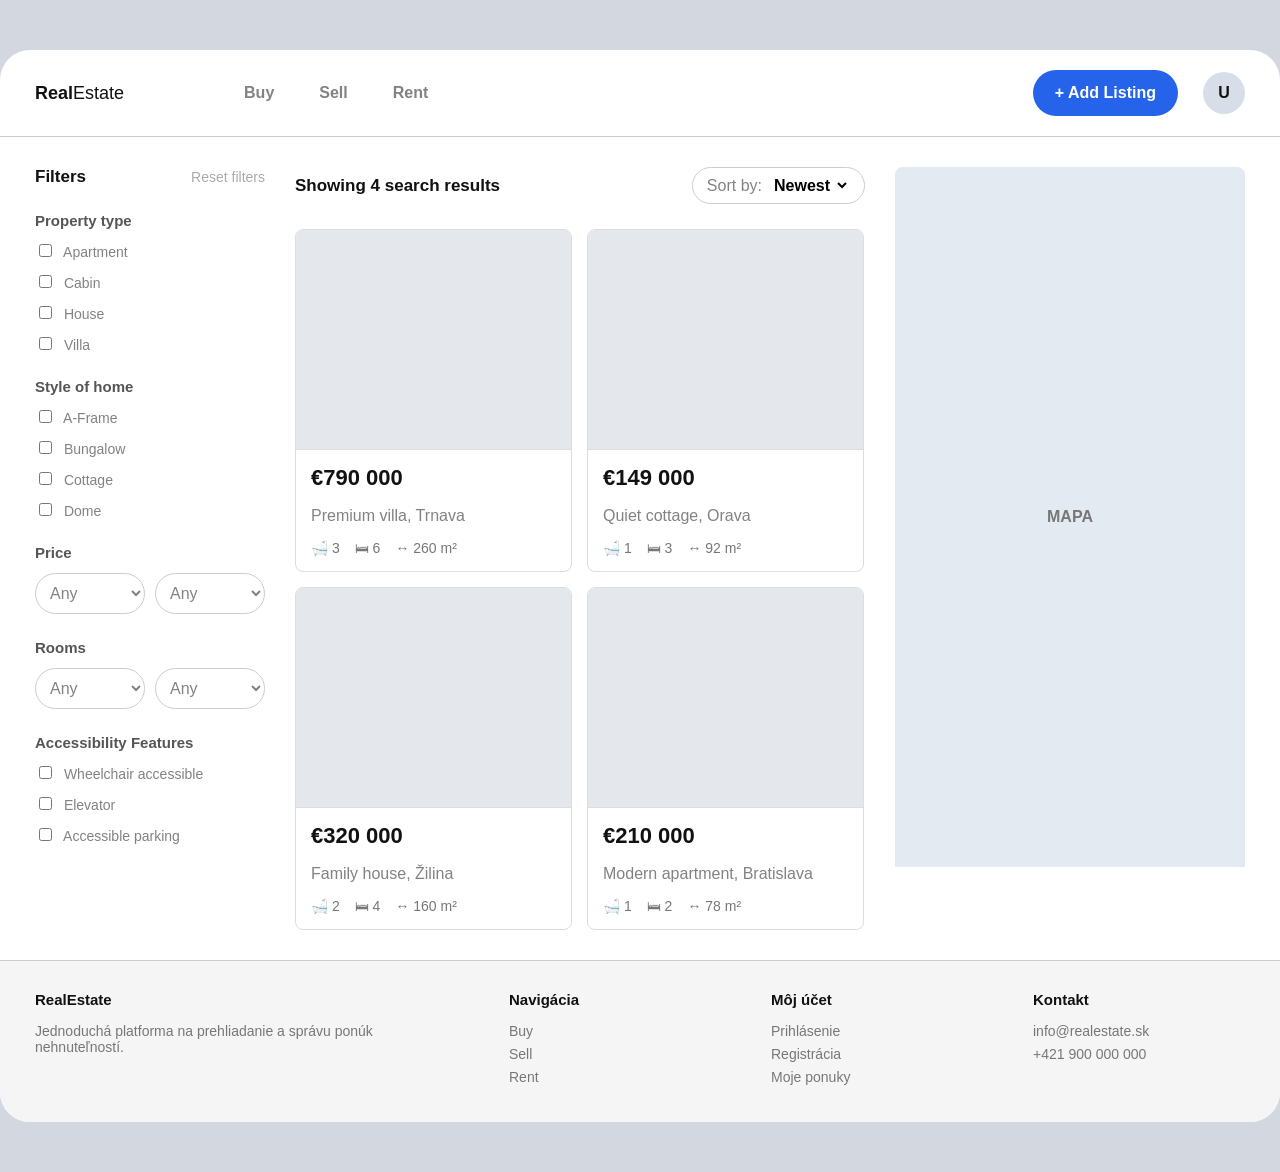
<file: html/index.html>
<!doctype html>
<html lang="sk">
    <head>
        <meta charset="utf-8">
        <meta name="viewport" content="width=device-width, initial-scale=1">
        <title>RealEstate – rozloženie aplikácie</title>
        <link rel="stylesheet" href="style.css">
    </head>
    <body>
        <div class="page-shell">
            <header class="site-header">
                <a class="brand" href="index.html">
                    <strong>Real</strong><span>Estate</span>
                </a>

                <nav class="main-nav" aria-label="Hlavná navigácia">
                    <a href="#">Buy</a>
                    <a href="#">Sell</a>
                    <a href="#">Rent</a>
                </nav>

                <div class="header-actions">
                    <a class="primary-button" href="add-listing.html">+ Add Listing</a>
                    <div class="avatar">U</div>
                </div>
            </header>

            <main class="application-layout">
                <aside class="filters">
                    <div class="filters-header">
                        <h2>Filters</h2>
                        <a class="reset" href="#">Reset filters</a>
                    </div>

                    <section class="filter-group">
                        <h3>Property type</h3>
                        <div class="check-list">
                            <label><input type="checkbox"> Apartment</label>
                            <label><input type="checkbox"> Cabin</label>
                            <label><input type="checkbox"> House</label>
                            <label><input type="checkbox"> Villa</label>
                        </div>
                    </section>

                    <section class="filter-group">
                        <h3>Style of home</h3>
                        <div class="check-list">
                            <label><input type="checkbox"> A-Frame</label>
                            <label><input type="checkbox"> Bungalow</label>
                            <label><input type="checkbox"> Cottage</label>
                            <label><input type="checkbox"> Dome</label>
                        </div>
                    </section>

                    <section class="filter-group">
                        <h3>Price</h3>
                        <div class="two-fields">
                            <select class="select-field">
                                <option>Any</option>
                                <option>150 000 €</option>
                            </select>
                            <select class="select-field">
                                <option>Any</option>
                                <option>500 000 €</option>
                            </select>
                        </div>
                    </section>

                    <section class="filter-group">
                        <h3>Rooms</h3>
                        <div class="two-fields">
                            <select class="select-field">
                                <option>Any</option>
                                <option>1</option>
                                <option>2</option>
                                <option>3</option>
                            </select>
                            <select class="select-field">
                                <option>Any</option>
                                <option>1</option>
                                <option>2</option>
                            </select>
                        </div>
                    </section>

                    <section class="filter-group">
                        <h3>Accessibility Features</h3>
                        <div class="check-list">
                            <label><input type="checkbox"> Wheelchair accessible</label>
                            <label><input type="checkbox"> Elevator</label>
                            <label><input type="checkbox"> Accessible parking</label>
                        </div>
                    </section>
                </aside>

                <section class="listings" aria-labelledby="results-title">
                    <div class="content-header">
                        <h1 id="results-title">Showing 4 search results</h1>
                        <label class="sort">
                            Sort by:
                            <select>
                                <option>Newest</option>
                                <option>Oldest</option>
                                <option>Popular</option>
                            </select>
                        </label>
                    </div>

                    <div class="card-grid">
                        <article class="property-card">
                            <div class="image-placeholder"></div>
                            <div class="card-body">
                                <p class="price">€790 000</p>
                                <p class="property-name">Premium villa, Trnava</p>
                                <div class="property-meta">
                                    <span>🛁 3</span>
                                    <span>🛏 6</span>
                                    <span>↔ 260 m²</span>
                                </div>
                            </div>
                        </article>

                        <article class="property-card">
                            <div class="image-placeholder"></div>
                            <div class="card-body">
                                <p class="price">€149 000</p>
                                <p class="property-name">Quiet cottage, Orava</p>
                                <div class="property-meta">
                                    <span>🛁 1</span>
                                    <span>🛏 3</span>
                                    <span>↔ 92 m²</span>
                                </div>
                            </div>
                        </article>

                        <article class="property-card">
                            <div class="image-placeholder"></div>
                            <div class="card-body">
                                <p class="price">€320 000</p>
                                <p class="property-name">Family house, Žilina</p>
                                <div class="property-meta">
                                    <span>🛁 2</span>
                                    <span>🛏 4</span>
                                    <span>↔ 160 m²</span>
                                </div>
                            </div>
                        </article>

                        <article class="property-card">
                            <div class="image-placeholder"></div>
                            <div class="card-body">
                                <p class="price">€210 000</p>
                                <p class="property-name">Modern apartment, Bratislava</p>
                                <div class="property-meta">
                                    <span>🛁 1</span>
                                    <span>🛏 2</span>
                                    <span>↔ 78 m²</span>
                                </div>
                            </div>
                        </article>
                    </div>
                </section>

                <aside class="map-panel" aria-label="Mapa">
                    <div class="map-placeholder">MAPA</div>
                </aside>
            </main>

            <footer class="site-footer">
                <section class="footer-column footer-intro">
                    <h3>RealEstate</h3>
                    <p>Jednoduchá platforma na prehliadanie a správu ponúk nehnuteľností.</p>
                </section>

                <section class="footer-column">
                    <h3>Navigácia</h3>
                    <a href="#">Buy</a>
                    <a href="#">Sell</a>
                    <a href="#">Rent</a>
                </section>

                <section class="footer-column">
                    <h3>Môj účet</h3>
                    <a href="#">Prihlásenie</a>
                    <a href="#">Registrácia</a>
                    <a href="#">Moje ponuky</a>
                </section>

                <section class="footer-column">
                    <h3>Kontakt</h3>
                    <p>info@realestate.sk</p>
                    <p>+421 900 000 000</p>
                </section>

            </footer>
        </div>
    </body>
</html>
</file>
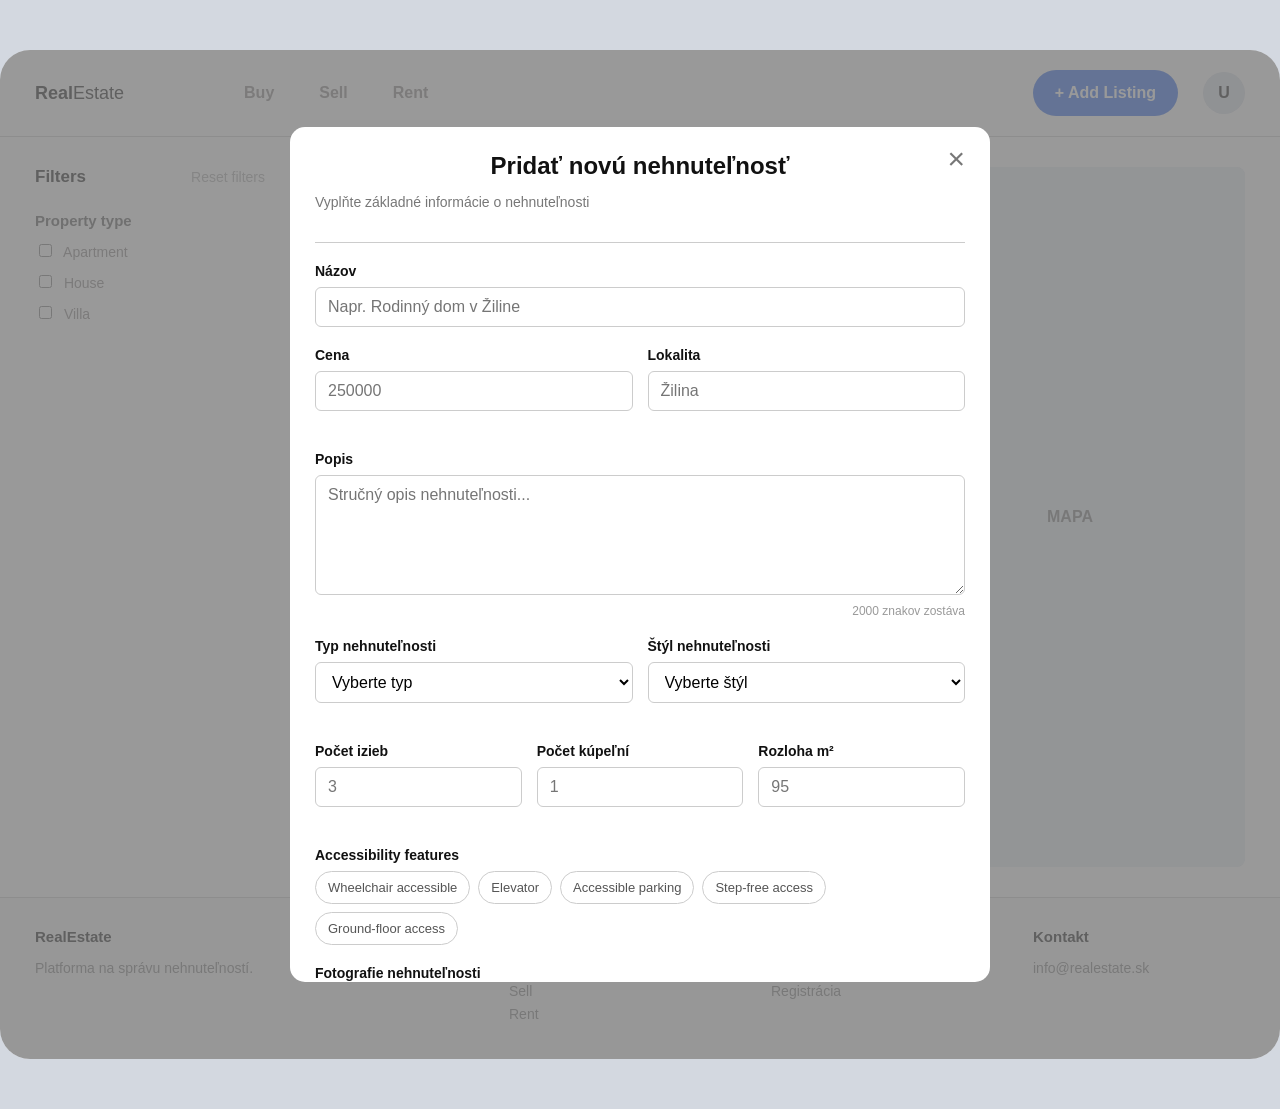
<file: html/add-listing.html>
<!doctype html>
<html lang="sk">
    <head>
        <meta charset="utf-8">
        <meta name="viewport" content="width=device-width, initial-scale=1">
        <title>RealEstate – Pridať nehnuteľnosť</title>
        <link rel="stylesheet" href="style.css">
    </head>
    <body>
        <div class="page-shell modal-page">
            <div class="fake-content">
                <header class="site-header">
                    <a class="brand" href="index.html">
                        <strong>Real</strong><span>Estate</span>
                    </a>
                    <nav class="main-nav">
                        <a href="#">Buy</a>
                        <a href="#">Sell</a>
                        <a href="#">Rent</a>
                    </nav>
                    <div class="header-actions">
                        <a class="primary-button" href="add-listing.html">+ Add Listing</a>
                        <div class="avatar">U</div>
                    </div>
                </header>

                <main class="application-layout">
                    <aside class="filters">
                        <div class="filters-header">
                            <h2>Filters</h2>
                            <span class="reset">Reset filters</span>
                        </div>
                        <section class="filter-group">
                            <h3>Property type</h3>
                            <div class="check-list">
                                <label><input type="checkbox"> Apartment</label>
                                <label><input type="checkbox"> House</label>
                                <label><input type="checkbox"> Villa</label>
                            </div>
                        </section>
                    </aside>

                    <section class="listings">
                        <div class="content-header">
                            <h1>Showing 4 search results</h1>
                        </div>
                        <div class="card-grid">
                            <article class="property-card">
                                <div class="image-placeholder"></div>
                                <div class="card-body">
                                    <p class="price">€790 000</p>
                                    <p class="property-name">Premium villa</p>
                                </div>
                            </article>
                            <article class="property-card">
                                <div class="image-placeholder"></div>
                                <div class="card-body">
                                    <p class="price">€149 000</p>
                                    <p class="property-name">Quiet cottage</p>
                                </div>
                            </article>
                        </div>
                    </section>

                    <aside class="map-panel">
                        <div class="map-placeholder">MAPA</div>
                    </aside>
                </main>

                <footer class="site-footer">
                    <section class="footer-column footer-intro">
                        <h3>RealEstate</h3>
                        <p>Platforma na správu nehnuteľností.</p>
                    </section>
                    <section class="footer-column">
                        <h3>Navigácia</h3>
                        <p>Buy</p>
                        <p>Sell</p>
                        <p>Rent</p>
                    </section>
                    <section class="footer-column">
                        <h3>Môj účet</h3>
                        <p>Prihlásenie</p>
                        <p>Registrácia</p>
                    </section>
                    <section class="footer-column">
                        <h3>Kontakt</h3>
                        <p>info@realestate.sk</p>
                    </section>
                </footer>
            </div>

            <div class="overlay">
                <section class="form-modal" aria-labelledby="form-title">
                    <div class="form-top">
                        <a class="close" href="index.html" aria-label="Zavrieť">×</a>
                        <h1 id="form-title">Pridať novú nehnuteľnosť</h1>
                        <p>Vyplňte základné informácie o nehnuteľnosti</p>
                    </div>

                    <form class="property-form">
                        <div class="field">
                            <label for="title">Názov</label>
                            <input id="title" type="text" placeholder="Napr. Rodinný dom v Žiline">
                        </div>

                        <div class="form-row">
                            <div class="field">
                                <label for="price">Cena</label>
                                <input id="price" type="number" placeholder="250000">
                            </div>
                            <div class="field">
                                <label for="location">Lokalita</label>
                                <input id="location" type="text" placeholder="Žilina">
                            </div>
                        </div>

                        <div class="field">
                            <label for="description">Popis</label>
                            <textarea id="description" placeholder="Stručný opis nehnuteľnosti..."></textarea>
                            <span class="counter">2000 znakov zostáva</span>
                        </div>

                        <div class="form-row">
                            <div class="field">
                                <label for="type">Typ nehnuteľnosti</label>
                                <select id="type">
                                    <option>Vyberte typ</option>
                                    <option>House</option>
                                    <option>Apartment</option>
                                    <option>Villa</option>
                                    <option>Cabin</option>
                                </select>
                            </div>
                            <div class="field">
                                <label for="style">Štýl nehnuteľnosti</label>
                                <select id="style">
                                    <option>Vyberte štýl</option>
                                    <option>A-Frame</option>
                                    <option>Bungalow</option>
                                    <option>Cottage</option>
                                    <option>Dome</option>
                                </select>
                            </div>
                        </div>

                        <div class="form-row three">
                            <div class="field">
                                <label for="rooms">Počet izieb</label>
                                <input id="rooms" type="number" min="1" placeholder="3">
                            </div>
                            <div class="field">
                                <label for="baths">Počet kúpeľní</label>
                                <input id="baths" type="number" min="0" placeholder="1">
                            </div>
                            <div class="field">
                                <label for="size">Rozloha m²</label>
                                <input id="size" type="number" min="1" placeholder="95">
                            </div>
                        </div>

                        <section>
                            <p class="field-title">Accessibility features</p>
                            <div class="chips">
                                <span class="chip">Wheelchair accessible</span>
                                <span class="chip">Elevator</span>
                                <span class="chip">Accessible parking</span>
                                <span class="chip">Step-free access</span>
                                <span class="chip">Ground-floor access</span>
                            </div>
                        </section>

                        <section>
                            <p class="field-title">Fotografie nehnuteľnosti</p>
                            <label class="upload-box">
                                <span>
                                    <strong>Kliknite pre výber fotografií</strong>
                                </span>
                                <input type="file" hidden multiple>
                            </label>
                        </section>

                        <div class="form-actions">
                            <button type="button" class="primary-button">Uložiť</button>
                        </div>
                    </form>
                </section>
            </div>
        </div>
    </body>
</html>
</file>
<file: html/style.css>
* {
    box-sizing: border-box;
}

body {
    margin: 0;
    font-family: Arial, Helvetica, sans-serif;
    background: #d3d8e0;
    color: #111;
}

a {
    color: inherit;
    text-decoration: none;
}

button,
input,
select,
textarea {
    font: inherit;
}

.page-shell {
    max-width: 1480px;
    margin: 50px auto;
    background: white;
    border-radius: 30px;
    overflow: hidden;
}

.site-header {
    display: flex;
    align-items: center;
    padding: 20px 35px;
    border-bottom: 1px solid #ccc;
}

.brand {
    font-size: 18px;
    font-weight: bold;
}

.brand span {
    font-weight: normal;
}

.main-nav {
    display: flex;
    gap: 45px;
    margin-left: 120px;
}

.main-nav a {
    color: #858181;
    font-weight: 600;
}

.main-nav a:hover {
    color: black;
}

.header-actions {
    display: flex;
    align-items: center;
    gap: 25px;
    margin-left: auto;
}

.primary-button {
    padding: 14px 22px;
    border: none;
    border-radius: 30px;
    background: #2563eb;
    color: white;
    font-weight: bold;
    cursor: pointer;
}

.primary-button:hover {
    background: #1e40af;
}

.avatar {
    display: flex;
    align-items: center;
    justify-content: center;
    width: 42px;
    height: 42px;
    border-radius: 50%;
    background: #d8dee8;
    font-weight: bold;
}


.application-layout {
    display: flex;
    gap: 30px;
    padding: 30px 35px;
}

.filters {
    width: 230px;
    flex-shrink: 0;
}

.filters-header {
    display: flex;
    justify-content: space-between;
    align-items: center;
    margin-bottom: 25px;
}

.filters h2 {
    margin: 0;
    font-size: 17px;
}

.reset {
    color: #aaa;
    font-size: 14px;
}

.filter-group {
    margin-bottom: 25px;
}

.filter-group h3 {
    margin-bottom: 12px;
    font-size: 15px;
    color: #555;
}

.check-list {
    display: flex;
    flex-direction: column;
    gap: 12px;
}

.check-list label {
    color: #858181;
    font-size: 14px;
}

.check-list input {
    margin-right: 8px;
}

.two-fields {
    display: flex;
    gap: 10px;
}

.select-field {
    width: 50%;
    padding: 10px;
    border: 1px solid #ccc;
    border-radius: 30px;
    background: white;
    color: #858181;
}

.listings {
    flex: 1;
    min-width: 0;
}

.content-header {
    display: flex;
    justify-content: space-between;
    align-items: center;
    margin-bottom: 25px;
}

.content-header h1 {
    margin: 0;
    font-size: 17px;
}

.sort {
    display: flex;
    align-items: center;
    gap: 8px;
    padding: 8px 14px;
    border: 1px solid #ccc;
    border-radius: 30px;
    color: #858181;
}

.sort select {
    border: none;
    background: white;
    font-weight: bold;
}

.card-grid {
    display: flex;
    flex-wrap: wrap;
    gap: 15px;
}

.property-card {
    width: calc(50% - 8px);
    border: 1px solid #ddd;
    border-radius: 8px;
    overflow: hidden;
    background: white;
}

.image-placeholder {
    height: 220px;
    background: #e4e8ed;
    border-bottom: 1px solid #ddd;
}

.card-body {
    padding: 15px;
}

.price {
    margin: 0 0 8px;
    font-size: 22px;
    font-weight: bold;
}

.property-name {
    margin-bottom: 15px;
    color: #858181;
}

.property-meta {
    display: flex;
    gap: 15px;
    color: #777;
    font-size: 14px;
}

.map-panel {
    width: 350px;
    flex-shrink: 0;
    border-radius: 8px;
    overflow: hidden;
}

.map-placeholder {
    display: flex;
    align-items: center;
    justify-content: center;
    min-height: 700px;
    background: #e4eaf1;
    color: #777;
    font-weight: bold;
}

.site-footer {
    display: flex;
    flex-wrap: wrap;
    gap: 50px;
    padding: 30px 35px;
    border-top: 1px solid #ccc;
    background: #f5f5f5;
}

.footer-column {
    flex: 1;
    min-width: 150px;
}

.footer-column h3 {
    margin-top: 0;
    font-size: 15px;
}

.footer-column p,
.footer-column a {
    display: block;
    margin: 7px 0;
    color: #777;
    font-size: 14px;
}

.footer-intro {
    flex: 2;
}

.footer-bottom {
    display: flex;
    justify-content: space-between;
    width: 100%;
    padding-top: 18px;
    border-top: 1px solid #ccc;
    color: #777;
    font-size: 13px;
}

.modal-page {
    position: relative;
}

.fake-content {
    opacity: 0.4;
}

.overlay {
    position: absolute;
    top: 0;
    left: 0;

    display: flex;
    justify-content: center;
    align-items: center;

    width: 100%;
    height: 100%;

    padding: 30px;
    background: rgba(0, 0, 0, 0.4);
}

.form-modal {
    width: 700px;
    max-height: 95vh;
    overflow-y: auto;

    padding: 25px;

    border-radius: 15px;
    background: white;
}

.form-top {
    position: relative;
    padding-bottom: 18px;
    border-bottom: 1px solid #ccc;
}

.form-top h1 {
    margin: 0;
    text-align: center;
    font-size: 24px;
}

.form-top p {
    color: #777;
    font-size: 14px;
}

.close {
    position: absolute;
    top: -10px;
    right: 0;

    color: #777;
    font-size: 30px;
}

.property-form {
    margin-top: 20px;
}

.form-row {
    display: flex;
    gap: 15px;
    margin-bottom: 20px;
}

.form-row .field {
    flex: 1;
}

.form-row.three .field {
    width: 33.33%;
}

.field {
    margin-bottom: 20px;
}

.field label,
.field-title {
    display: block;
    margin-bottom: 8px;
    font-size: 14px;
    font-weight: bold;
}

.field input,
.field select,
.field textarea {
    width: 100%;
    padding: 10px 12px;

    border: 1px solid #ccc;
    border-radius: 6px;

    background: white;
}

.field textarea {
    min-height: 120px;
    resize: vertical;
}

.counter {
    display: block;
    margin-top: 5px;

    color: #999;
    text-align: right;
    font-size: 12px;
}

.chips {
    display: flex;
    flex-wrap: wrap;
    gap: 8px;

    margin-bottom: 20px;
}

.chip {
    padding: 8px 12px;

    border: 1px solid #ccc;
    border-radius: 20px;

    color: #555;
    font-size: 13px;
}

.upload-box {
    display: block;

    padding: 25px;
    margin-bottom: 20px;

    border: 2px dashed #bbb;
    border-radius: 8px;

    background: #fafafa;

    color: #777;
    text-align: center;
}

.upload-box strong {
    display: block;
    margin-bottom: 5px;

    color: #333;
}

.form-actions {
    text-align: right;
}

/* TABLET */

@media (max-width: 1100px) {

    .page-shell {
        margin: 20px;
    }

    .application-layout {
        flex-wrap: wrap;
    }

    .filters {
        width: 220px;
    }

    .listings {
        flex: 1;
    }

    .map-panel {
        width: 100%;
    }

    .map-placeholder {
        min-height: 300px;
    }
}

/* MOBIL */

@media (max-width: 700px) {

    .page-shell {
        width: auto;
        margin: 10px;
        border-radius: 15px;
    }

    .site-header {
        flex-direction: column;
        align-items: center;
        gap: 15px;
    }

    .main-nav {
        margin-left: 0;
    }

    .header-actions {
        margin-left: 0;
    }

    .application-layout {
        flex-direction: column;
        padding: 20px;
    }

    .filters,
    .listings,
    .map-panel {
        width: 100%;
    }

    .card-grid {
        flex-direction: column;
    }

    .property-card {
        width: 100%;
    }

    .content-header {
        flex-direction: column;
        align-items: flex-start;
        gap: 15px;
    }

    .two-fields {
        flex-direction: column;
    }

    .select-field {
        width: 100%;
    }

    .site-footer {
        flex-direction: column;
        gap: 20px;
        padding: 25px 20px;
    }

    .footer-bottom {
        flex-direction: column;
        gap: 8px;
    }

    .overlay {
        position: fixed;
        overflow-y: auto;
        align-items: flex-start;
        padding: 15px;
    }

    .form-modal {
        width: 100%;
        max-height: none;
    }

    .form-row {
        flex-direction: column;
    }

    .form-row.three .field {
        width: 100%;
    }
}
</file>
